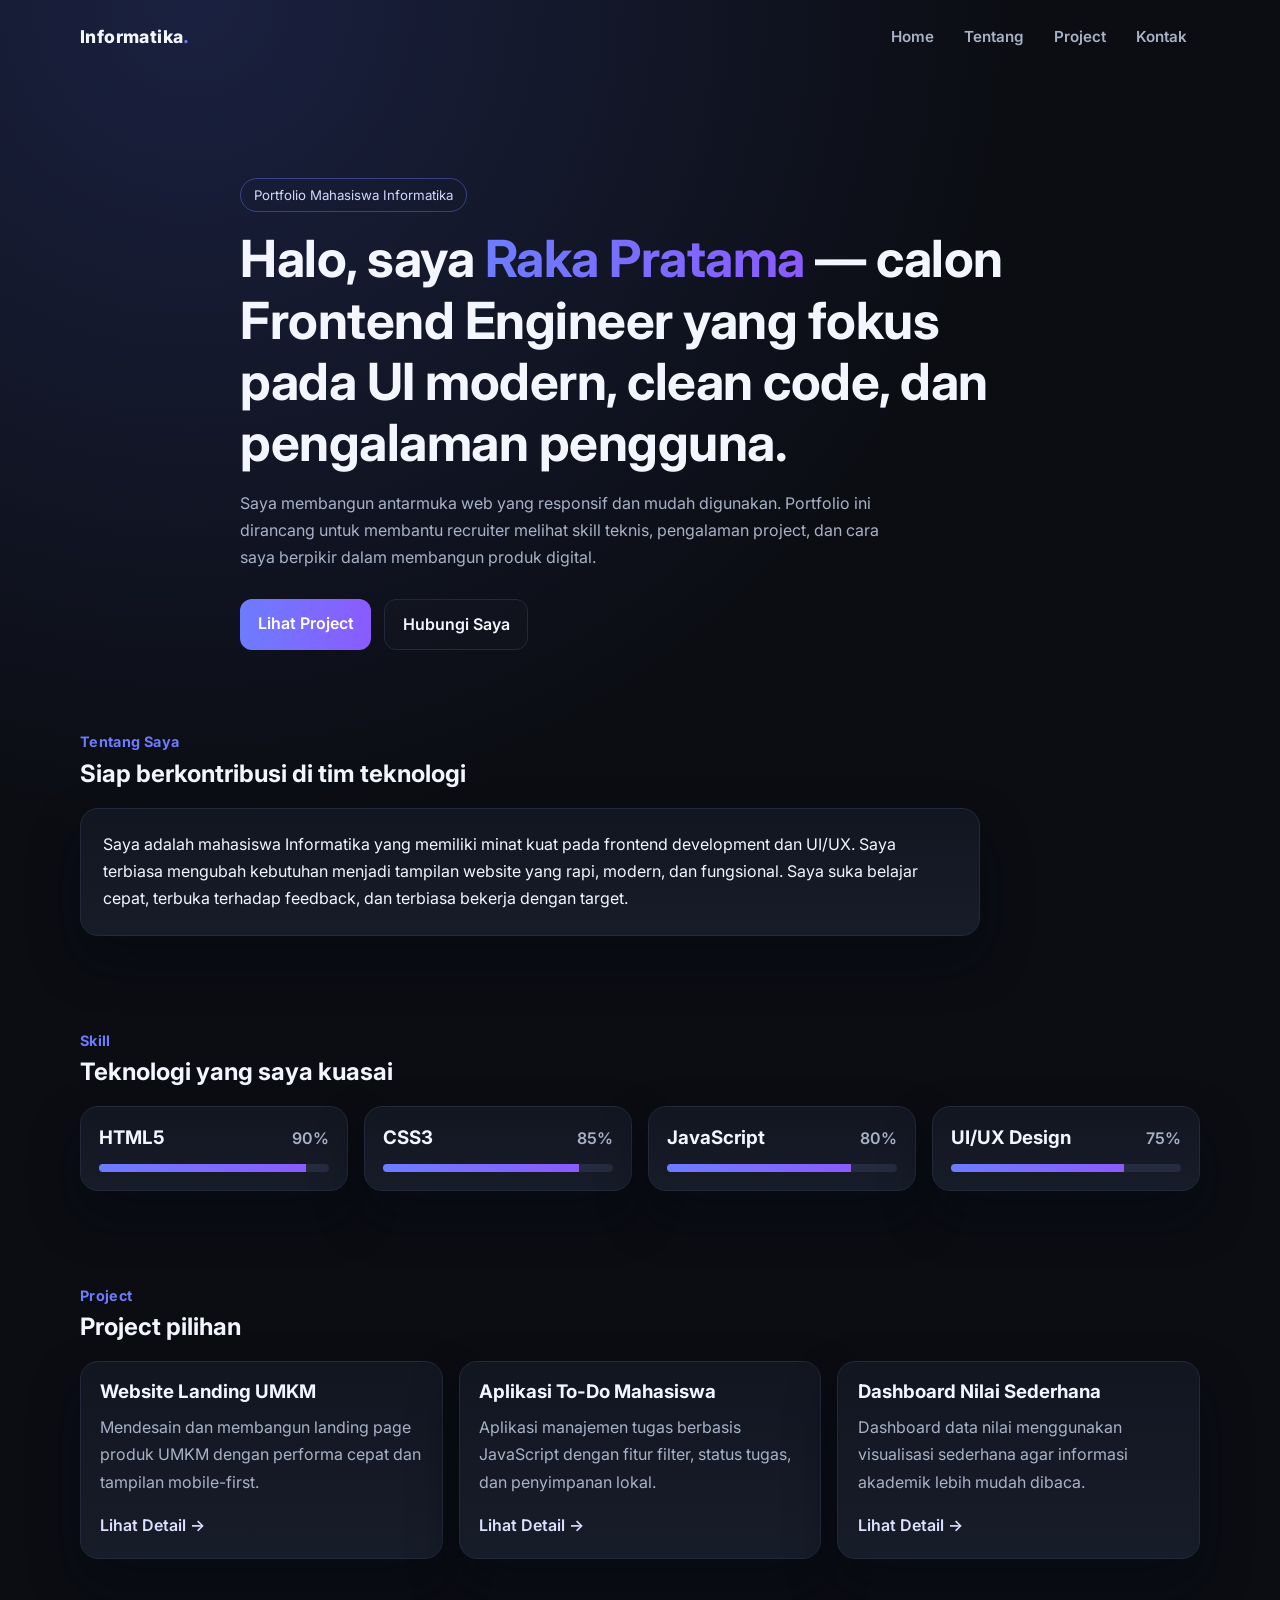
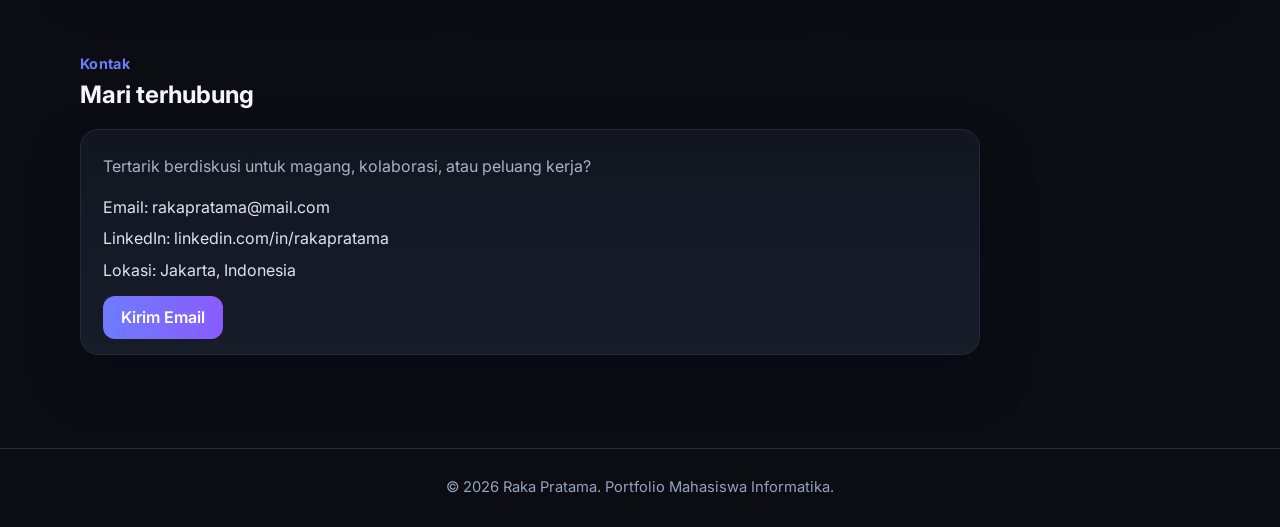
<file: index.html>
<!DOCTYPE html>
<html lang="id">
  <head>
    <meta charset="UTF-8" />
    <meta name="viewport" content="width=device-width, initial-scale=1.0" />
    <title>Portfolio Mahasiswa Informatika</title>
    <meta
      name="description"
      content="Portfolio mahasiswa informatika untuk menampilkan profil, skill, dan project secara modern."
    />
    <link rel="preconnect" href="https://fonts.googleapis.com" />
    <link rel="preconnect" href="https://fonts.gstatic.com" crossorigin />
    <link
      href="https://fonts.googleapis.com/css2?family=Inter:wght@400;500;600;700;800&display=swap"
      rel="stylesheet"
    />
    <link rel="stylesheet" href="css/style.css" />
  </head>
  <body>
    <header class="site-header" id="siteHeader">
      <nav class="navbar container" aria-label="Navigasi utama">
        <a href="#home" class="logo">Informatika<span>.</span></a>

        <button
          class="nav-toggle"
          id="navToggle"
          aria-label="Buka menu"
          aria-controls="navMenu"
          aria-expanded="false"
        >
          <span></span>
          <span></span>
          <span></span>
        </button>

        <ul class="nav-menu" id="navMenu">
          <li><a href="#home">Home</a></li>
          <li><a href="#tentang">Tentang</a></li>
          <li><a href="#project">Project</a></li>
          <li><a href="#kontak">Kontak</a></li>
        </ul>
      </nav>
    </header>

    <main>
      <section class="hero container" id="home">
        <p class="badge reveal">Portfolio Mahasiswa Informatika</p>
        <h1 class="reveal">
          Halo, saya <span>Raka Pratama</span> — calon Frontend Engineer yang fokus pada UI modern,
          clean code, dan pengalaman pengguna.
        </h1>
        <p class="hero-text reveal">
          Saya membangun antarmuka web yang responsif dan mudah digunakan. Portfolio ini dirancang
          untuk membantu recruiter melihat skill teknis, pengalaman project, dan cara saya berpikir
          dalam membangun produk digital.
        </p>
        <div class="hero-actions reveal">
          <a class="btn btn-primary" href="#project">Lihat Project</a>
          <a class="btn btn-ghost" href="#kontak">Hubungi Saya</a>
        </div>
      </section>

      <section class="section container" id="tentang">
        <div class="section-head reveal">
          <p class="section-kicker">Tentang Saya</p>
          <h2>Siap berkontribusi di tim teknologi</h2>
        </div>
        <div class="about-card reveal">
          <p>
            Saya adalah mahasiswa Informatika yang memiliki minat kuat pada frontend development dan
            UI/UX. Saya terbiasa mengubah kebutuhan menjadi tampilan website yang rapi, modern, dan
            fungsional. Saya suka belajar cepat, terbuka terhadap feedback, dan terbiasa bekerja
            dengan target.
          </p>
        </div>
      </section>

      <section class="section container" id="skill">
        <div class="section-head reveal">
          <p class="section-kicker">Skill</p>
          <h2>Teknologi yang saya kuasai</h2>
        </div>
        <div class="skills-grid">
          <article class="skill-card reveal">
            <div class="skill-title">
              <h3>HTML5</h3>
              <span>90%</span>
            </div>
            <div class="bar"><span style="width: 90%"></span></div>
          </article>
          <article class="skill-card reveal">
            <div class="skill-title">
              <h3>CSS3</h3>
              <span>85%</span>
            </div>
            <div class="bar"><span style="width: 85%"></span></div>
          </article>
          <article class="skill-card reveal">
            <div class="skill-title">
              <h3>JavaScript</h3>
              <span>80%</span>
            </div>
            <div class="bar"><span style="width: 80%"></span></div>
          </article>
          <article class="skill-card reveal">
            <div class="skill-title">
              <h3>UI/UX Design</h3>
              <span>75%</span>
            </div>
            <div class="bar"><span style="width: 75%"></span></div>
          </article>
        </div>
      </section>

      <section class="section container" id="project">
        <div class="section-head reveal">
          <p class="section-kicker">Project</p>
          <h2>Project pilihan</h2>
        </div>
        <div class="project-grid">
          <article class="project-card reveal">
            <h3>Website Landing UMKM</h3>
            <p>
              Mendesain dan membangun landing page produk UMKM dengan performa cepat dan tampilan
              mobile-first.
            </p>
            <a href="#" aria-label="Lihat detail project Website Landing UMKM">Lihat Detail →</a>
          </article>
          <article class="project-card reveal">
            <h3>Aplikasi To-Do Mahasiswa</h3>
            <p>
              Aplikasi manajemen tugas berbasis JavaScript dengan fitur filter, status tugas, dan
              penyimpanan lokal.
            </p>
            <a href="#" aria-label="Lihat detail project Aplikasi To-Do Mahasiswa">Lihat Detail →</a>
          </article>
          <article class="project-card reveal">
            <h3>Dashboard Nilai Sederhana</h3>
            <p>
              Dashboard data nilai menggunakan visualisasi sederhana agar informasi akademik lebih
              mudah dibaca.
            </p>
            <a href="#" aria-label="Lihat detail project Dashboard Nilai Sederhana">Lihat Detail →</a>
          </article>
        </div>
      </section>

      <section class="section container" id="kontak">
        <div class="section-head reveal">
          <p class="section-kicker">Kontak</p>
          <h2>Mari terhubung</h2>
        </div>
        <div class="contact-card reveal">
          <p>Tertarik berdiskusi untuk magang, kolaborasi, atau peluang kerja?</p>
          <ul>
            <li>Email: rakapratama@mail.com</li>
            <li>LinkedIn: linkedin.com/in/rakapratama</li>
            <li>Lokasi: Jakarta, Indonesia</li>
          </ul>
          <a href="mailto:rakapratama@mail.com" class="btn btn-primary">Kirim Email</a>
        </div>
      </section>
    </main>

    <footer class="site-footer">
      <div class="container footer-wrap">
        <p>© 2026 Raka Pratama. Portfolio Mahasiswa Informatika.</p>
      </div>
    </footer>

    <script src="js/script.js"></script>
  </body>
</html>
</file>
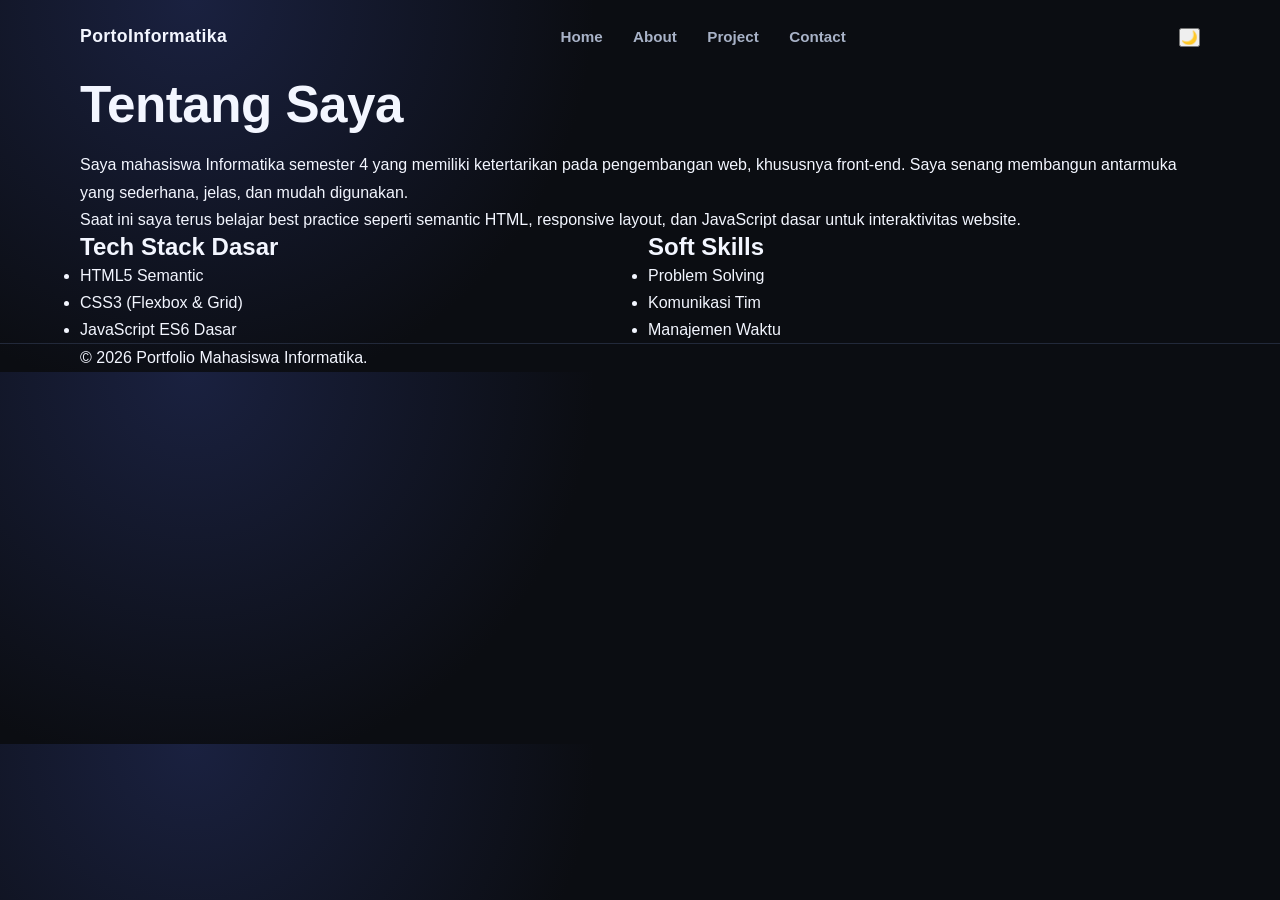
<file: about.html>
<!DOCTYPE html>
<html lang="id">
  <head>
    <meta charset="UTF-8" />
    <meta name="viewport" content="width=device-width, initial-scale=1.0" />
    <title>Portfolio | About</title>
    <meta name="description" content="Halaman tentang profil personal." />
    <link rel="stylesheet" href="css/style.css" />
  </head>
  <body>
    <header class="site-header">
      <nav class="navbar container" aria-label="Navigasi utama">
        <a class="logo" href="index.html">PortoInformatika</a>
        <button class="nav-toggle" id="navToggle" aria-expanded="false" aria-controls="navMenu" aria-label="Buka menu navigasi">
          <span></span><span></span><span></span>
        </button>
        <ul class="nav-menu" id="navMenu">
          <li><a href="index.html">Home</a></li>
          <li><a class="active" href="about.html">About</a></li>
          <li><a href="project.html">Project</a></li>
          <li><a href="contact.html">Contact</a></li>
        </ul>
        <button class="theme-toggle" id="themeToggle" aria-label="Ganti tema">🌙</button>
      </nav>
    </header>

    <main class="container page reveal">
      <!-- Konten profil / about -->
      <section>
        <h1>Tentang Saya</h1>
        <p>
          Saya mahasiswa Informatika semester 4 yang memiliki ketertarikan pada
          pengembangan web, khususnya front-end. Saya senang membangun antarmuka
          yang sederhana, jelas, dan mudah digunakan.
        </p>
        <p>
          Saat ini saya terus belajar best practice seperti semantic HTML,
          responsive layout, dan JavaScript dasar untuk interaktivitas website.
        </p>
      </section>

      <!-- Ringkasan kemampuan -->
      <section class="skills-grid">
        <article class="card">
          <h2>Tech Stack Dasar</h2>
          <ul>
            <li>HTML5 Semantic</li>
            <li>CSS3 (Flexbox & Grid)</li>
            <li>JavaScript ES6 Dasar</li>
          </ul>
        </article>
        <article class="card">
          <h2>Soft Skills</h2>
          <ul>
            <li>Problem Solving</li>
            <li>Komunikasi Tim</li>
            <li>Manajemen Waktu</li>
          </ul>
        </article>
      </section>
    </main>

    <footer class="site-footer">
      <div class="container">
        <p>© 2026 Portfolio Mahasiswa Informatika.</p>
      </div>
    </footer>

    <script src="js/script.js"></script>
  </body>
</html>
</file>
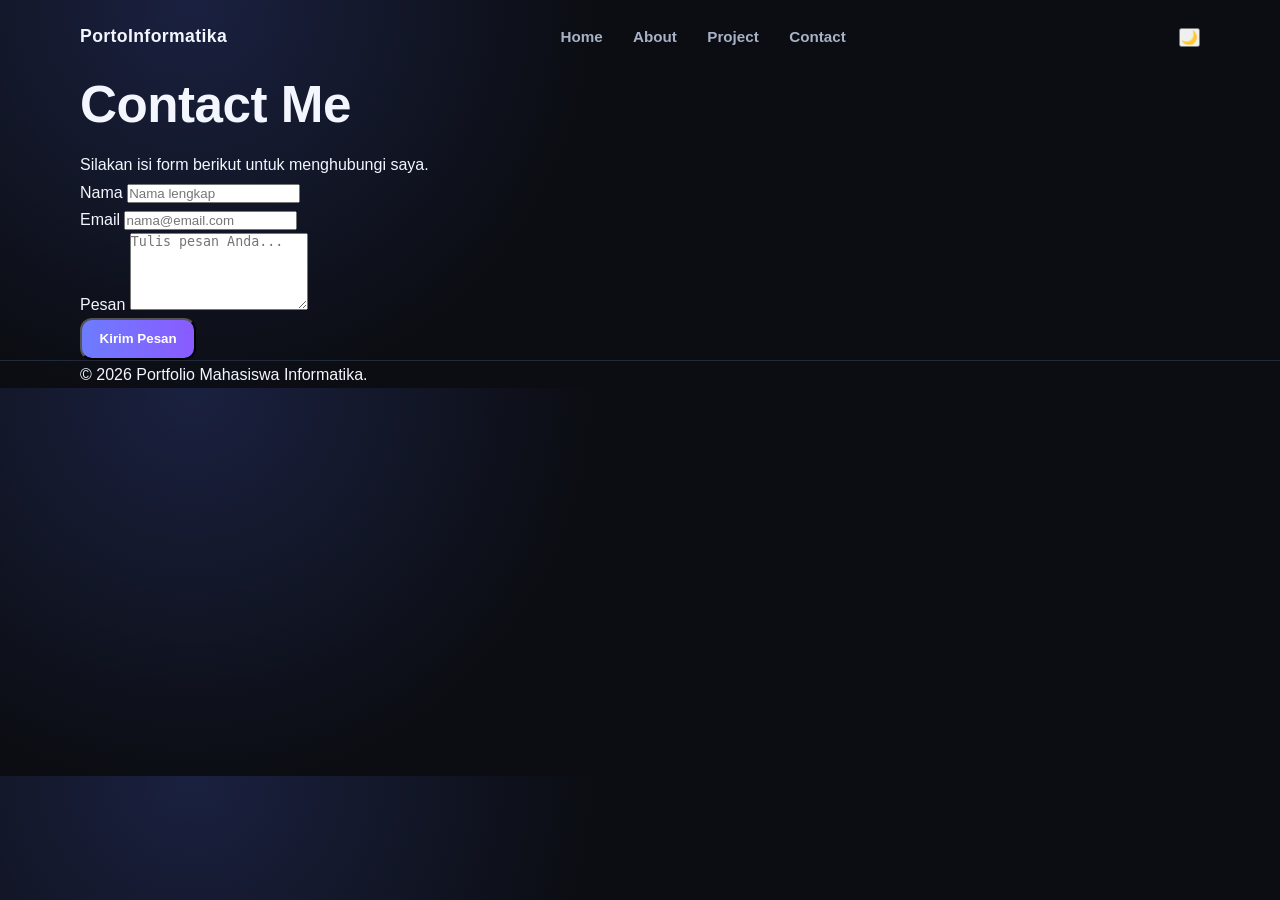
<file: contact.html>
<!DOCTYPE html>
<html lang="id">
  <head>
    <meta charset="UTF-8" />
    <meta name="viewport" content="width=device-width, initial-scale=1.0" />
    <title>Portfolio | Contact</title>
    <meta name="description" content="Halaman kontak portfolio personal." />
    <link rel="stylesheet" href="css/style.css" />
  </head>
  <body>
    <header class="site-header">
      <nav class="navbar container" aria-label="Navigasi utama">
        <a class="logo" href="index.html">PortoInformatika</a>
        <button class="nav-toggle" id="navToggle" aria-expanded="false" aria-controls="navMenu" aria-label="Buka menu navigasi">
          <span></span><span></span><span></span>
        </button>
        <ul class="nav-menu" id="navMenu">
          <li><a href="index.html">Home</a></li>
          <li><a href="about.html">About</a></li>
          <li><a href="project.html">Project</a></li>
          <li><a class="active" href="contact.html">Contact</a></li>
        </ul>
        <button class="theme-toggle" id="themeToggle" aria-label="Ganti tema">🌙</button>
      </nav>
    </header>

    <main class="container page reveal">
      <!-- Form kontak dengan validasi JavaScript -->
      <section>
        <h1>Contact Me</h1>
        <p>Silakan isi form berikut untuk menghubungi saya.</p>

        <form id="contactForm" novalidate>
          <div class="form-group">
            <label for="name">Nama</label>
            <input type="text" id="name" name="name" placeholder="Nama lengkap" />
            <small class="error" id="nameError"></small>
          </div>

          <div class="form-group">
            <label for="email">Email</label>
            <input type="email" id="email" name="email" placeholder="nama@email.com" />
            <small class="error" id="emailError"></small>
          </div>

          <div class="form-group">
            <label for="message">Pesan</label>
            <textarea id="message" name="message" rows="5" placeholder="Tulis pesan Anda..."></textarea>
            <small class="error" id="messageError"></small>
          </div>

          <button class="btn btn-primary" type="submit">Kirim Pesan</button>
          <p id="formSuccess" class="success" aria-live="polite"></p>
        </form>
      </section>
    </main>

    <footer class="site-footer">
      <div class="container">
        <p>© 2026 Portfolio Mahasiswa Informatika.</p>
      </div>
    </footer>

    <script src="js/script.js"></script>
  </body>
</html>
</file>
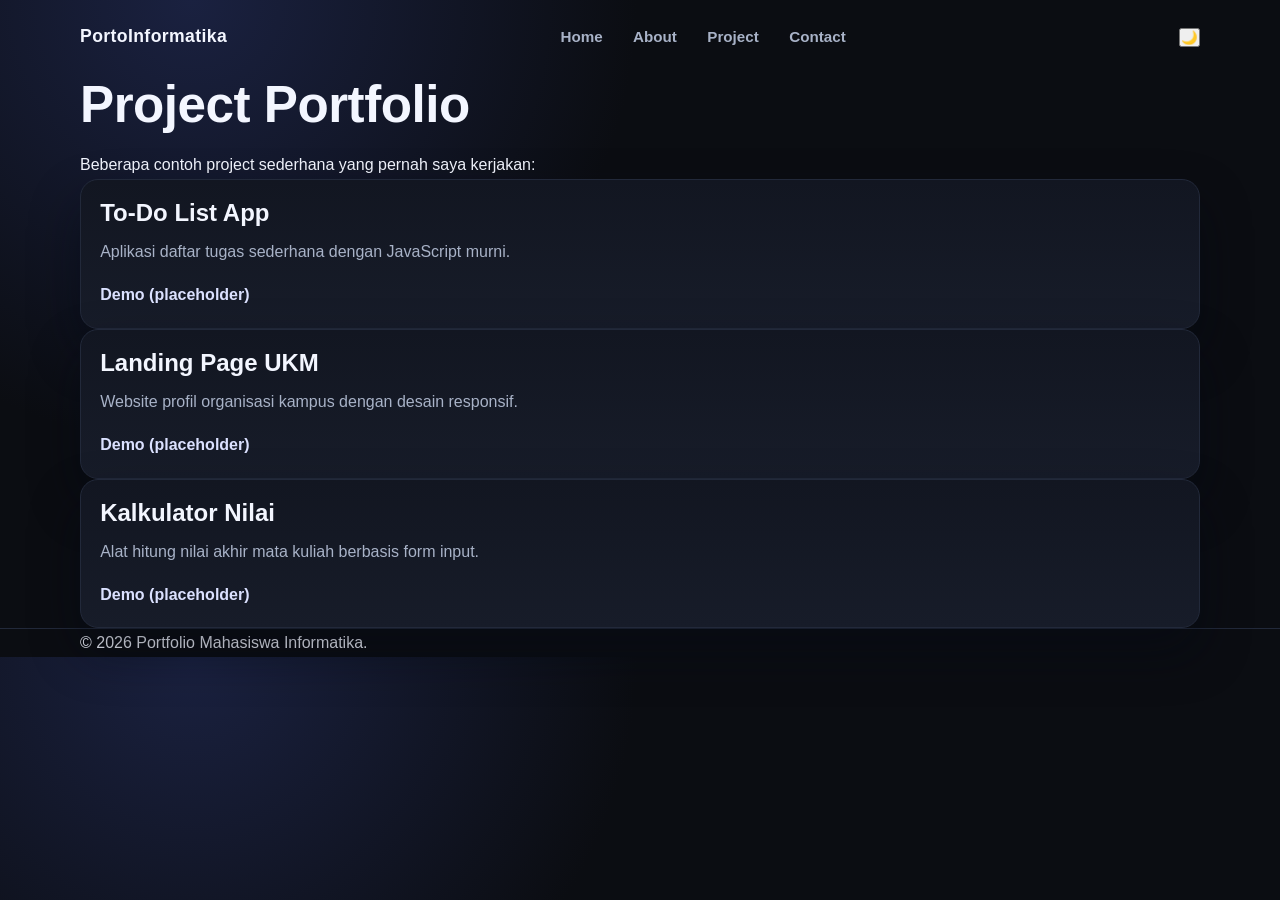
<file: project.html>
<!DOCTYPE html>
<html lang="id">
  <head>
    <meta charset="UTF-8" />
    <meta name="viewport" content="width=device-width, initial-scale=1.0" />
    <title>Portfolio | Project</title>
    <meta name="description" content="Halaman daftar project portfolio." />
    <link rel="stylesheet" href="css/style.css" />
  </head>
  <body>
    <header class="site-header">
      <nav class="navbar container" aria-label="Navigasi utama">
        <a class="logo" href="index.html">PortoInformatika</a>
        <button class="nav-toggle" id="navToggle" aria-expanded="false" aria-controls="navMenu" aria-label="Buka menu navigasi">
          <span></span><span></span><span></span>
        </button>
        <ul class="nav-menu" id="navMenu">
          <li><a href="index.html">Home</a></li>
          <li><a href="about.html">About</a></li>
          <li><a class="active" href="project.html">Project</a></li>
          <li><a href="contact.html">Contact</a></li>
        </ul>
        <button class="theme-toggle" id="themeToggle" aria-label="Ganti tema">🌙</button>
      </nav>
    </header>

    <main class="container page">
      <!-- Daftar project menggunakan grid -->
      <section class="reveal">
        <h1>Project Portfolio</h1>
        <p>Beberapa contoh project sederhana yang pernah saya kerjakan:</p>
      </section>

      <section class="projects-grid reveal">
        <article class="card project-card">
          <h2>To-Do List App</h2>
          <p>Aplikasi daftar tugas sederhana dengan JavaScript murni.</p>
          <a href="#" aria-label="Demo To-Do List">Demo (placeholder)</a>
        </article>

        <article class="card project-card">
          <h2>Landing Page UKM</h2>
          <p>Website profil organisasi kampus dengan desain responsif.</p>
          <a href="#" aria-label="Demo Landing Page UKM">Demo (placeholder)</a>
        </article>

        <article class="card project-card">
          <h2>Kalkulator Nilai</h2>
          <p>Alat hitung nilai akhir mata kuliah berbasis form input.</p>
          <a href="#" aria-label="Demo Kalkulator Nilai">Demo (placeholder)</a>
        </article>
      </section>
    </main>

    <footer class="site-footer">
      <div class="container">
        <p>© 2026 Portfolio Mahasiswa Informatika.</p>
      </div>
    </footer>

    <script src="js/script.js"></script>
  </body>
</html>
</file>
<file: css/style.css>
:root {
  --bg: #0b0d12;
  --surface: #121621;
  --surface-2: #171c29;
  --text: #f3f6ff;
  --muted: #a8b2c7;
  --line: #22293a;
  --accent: #6d7cff;
  --accent-2: #8a5bff;
  --container: min(1120px, 90%);
  --radius: 18px;
  --shadow: 0 24px 50px rgba(4, 8, 20, 0.45);
}

* {
  box-sizing: border-box;
  margin: 0;
  padding: 0;
}

html,
body {
  scroll-behavior: smooth;
}

body {
  font-family: "Inter", sans-serif;
  background: radial-gradient(circle at 15% 0%, #1a2140 0%, var(--bg) 35%);
  color: var(--text);
  line-height: 1.7;
}

.container {
  width: var(--container);
  margin: 0 auto;
}

.site-header {
  position: sticky;
  top: 0;
  z-index: 99;
  transition: all 0.3s ease;
}

.site-header.scrolled {
  background: rgba(11, 13, 18, 0.82);
  backdrop-filter: blur(10px);
  border-bottom: 1px solid var(--line);
}

.navbar {
  min-height: 74px;
  display: flex;
  align-items: center;
  justify-content: space-between;
  gap: 1rem;
}

.logo {
  color: var(--text);
  text-decoration: none;
  font-weight: 800;
  font-size: 1.1rem;
  letter-spacing: 0.4px;
}

.logo span {
  color: var(--accent);
}

.nav-menu {
  list-style: none;
  display: flex;
  gap: 0.3rem;
}

.nav-menu a {
  color: var(--muted);
  text-decoration: none;
  font-size: 0.95rem;
  font-weight: 600;
  padding: 0.45rem 0.8rem;
  border-radius: 999px;
  transition: all 0.25s ease;
}

.nav-menu a:hover {
  color: var(--text);
  background: rgba(109, 124, 255, 0.14);
}

.nav-toggle {
  display: none;
  border: 1px solid var(--line);
  background: var(--surface);
  border-radius: 12px;
  width: 42px;
  height: 42px;
  cursor: pointer;
  padding: 9px;
}

.nav-toggle span {
  display: block;
  height: 2px;
  background: var(--text);
  margin: 5px 0;
}

.hero {
  padding: 6.5rem 0 5rem;
  max-width: 800px;
}

.badge {
  display: inline-block;
  padding: 0.3rem 0.8rem;
  border: 1px solid rgba(109, 124, 255, 0.4);
  border-radius: 999px;
  color: #d2d9ff;
  margin-bottom: 1rem;
  font-size: 0.83rem;
}

h1,
h2,
h3 {
  line-height: 1.2;
}

h1 {
  font-size: clamp(2rem, 4vw, 3.4rem);
  margin-bottom: 1rem;
  letter-spacing: -0.5px;
}

h1 span {
  background: linear-gradient(90deg, var(--accent), var(--accent-2));
  -webkit-background-clip: text;
  -webkit-text-fill-color: transparent;
}

.hero-text {
  color: var(--muted);
  max-width: 66ch;
}

.hero-actions {
  margin-top: 1.7rem;
  display: flex;
  gap: 0.8rem;
  flex-wrap: wrap;
}

.btn {
  text-decoration: none;
  font-weight: 600;
  border-radius: 12px;
  padding: 0.7rem 1.1rem;
  transition: all 0.25s ease;
}

.btn-primary {
  color: #fff;
  background: linear-gradient(90deg, var(--accent), var(--accent-2));
}

.btn-primary:hover {
  transform: translateY(-2px);
  box-shadow: 0 16px 30px rgba(109, 124, 255, 0.28);
}

.btn-ghost {
  color: var(--text);
  border: 1px solid var(--line);
  background: rgba(255, 255, 255, 0.01);
}

.btn-ghost:hover {
  border-color: rgba(109, 124, 255, 0.7);
  color: #dfe4ff;
}

.section {
  padding: 0 0 5.8rem;
}

.section-head {
  margin-bottom: 1.2rem;
}

.section-kicker {
  color: var(--accent);
  font-weight: 700;
  font-size: 0.9rem;
  letter-spacing: 0.35px;
  margin-bottom: 0.3rem;
}

.about-card,
.skill-card,
.project-card,
.contact-card {
  background: linear-gradient(180deg, var(--surface), var(--surface-2));
  border: 1px solid var(--line);
  border-radius: var(--radius);
  box-shadow: var(--shadow);
}

.about-card,
.contact-card {
  padding: 1.4rem;
  max-width: 900px;
}

.skills-grid,
.project-grid {
  display: grid;
  grid-template-columns: repeat(auto-fit, minmax(230px, 1fr));
  gap: 1rem;
}

.skill-card {
  padding: 1.1rem;
}

.skill-title {
  display: flex;
  align-items: center;
  justify-content: space-between;
  margin-bottom: 0.8rem;
}

.skill-title span {
  color: var(--muted);
  font-weight: 600;
}

.bar {
  background: #252c3f;
  height: 8px;
  border-radius: 999px;
  overflow: hidden;
}

.bar span {
  display: block;
  height: 100%;
  background: linear-gradient(90deg, var(--accent), var(--accent-2));
}

.project-card {
  padding: 1.2rem;
  transition: all 0.3s ease;
}

.project-card:hover {
  transform: translateY(-6px);
  border-color: rgba(109, 124, 255, 0.6);
}

.project-card p {
  color: var(--muted);
  margin: 0.65rem 0 1rem;
}

.project-card a {
  text-decoration: none;
  color: #dbe1ff;
  font-weight: 600;
}

.project-card a:hover {
  color: var(--accent);
}

.contact-card p {
  color: var(--muted);
}

.contact-card ul {
  list-style: none;
  margin: 0.9rem 0 1.3rem;
  color: #dce3f4;
  display: grid;
  gap: 0.25rem;
}

.site-footer {
  border-top: 1px solid var(--line);
}

.footer-wrap {
  min-height: 78px;
  display: flex;
  align-items: center;
  justify-content: center;
  color: #95a2be;
  font-size: 0.92rem;
}

.reveal {
  opacity: 0;
  transform: translateY(24px);
  transition: opacity 0.65s ease, transform 0.65s ease;
}

.reveal.show {
  opacity: 1;
  transform: translateY(0);
}

@media (max-width: 820px) {
  .nav-toggle {
    display: block;
  }

  .nav-menu {
    position: absolute;
    top: 80px;
    right: 5%;
    width: min(260px, 90vw);
    background: rgba(18, 22, 33, 0.96);
    border: 1px solid var(--line);
    border-radius: 16px;
    padding: 0.75rem;
    display: grid;
    gap: 0.3rem;
    opacity: 0;
    pointer-events: none;
    transform: translateY(-10px);
    transition: all 0.25s ease;
  }

  .nav-menu.open {
    opacity: 1;
    pointer-events: auto;
    transform: translateY(0);
  }

  h1 {
    font-size: clamp(1.8rem, 8vw, 2.6rem);
  }

  .hero {
    padding-top: 5.2rem;
  }
}
</file>
